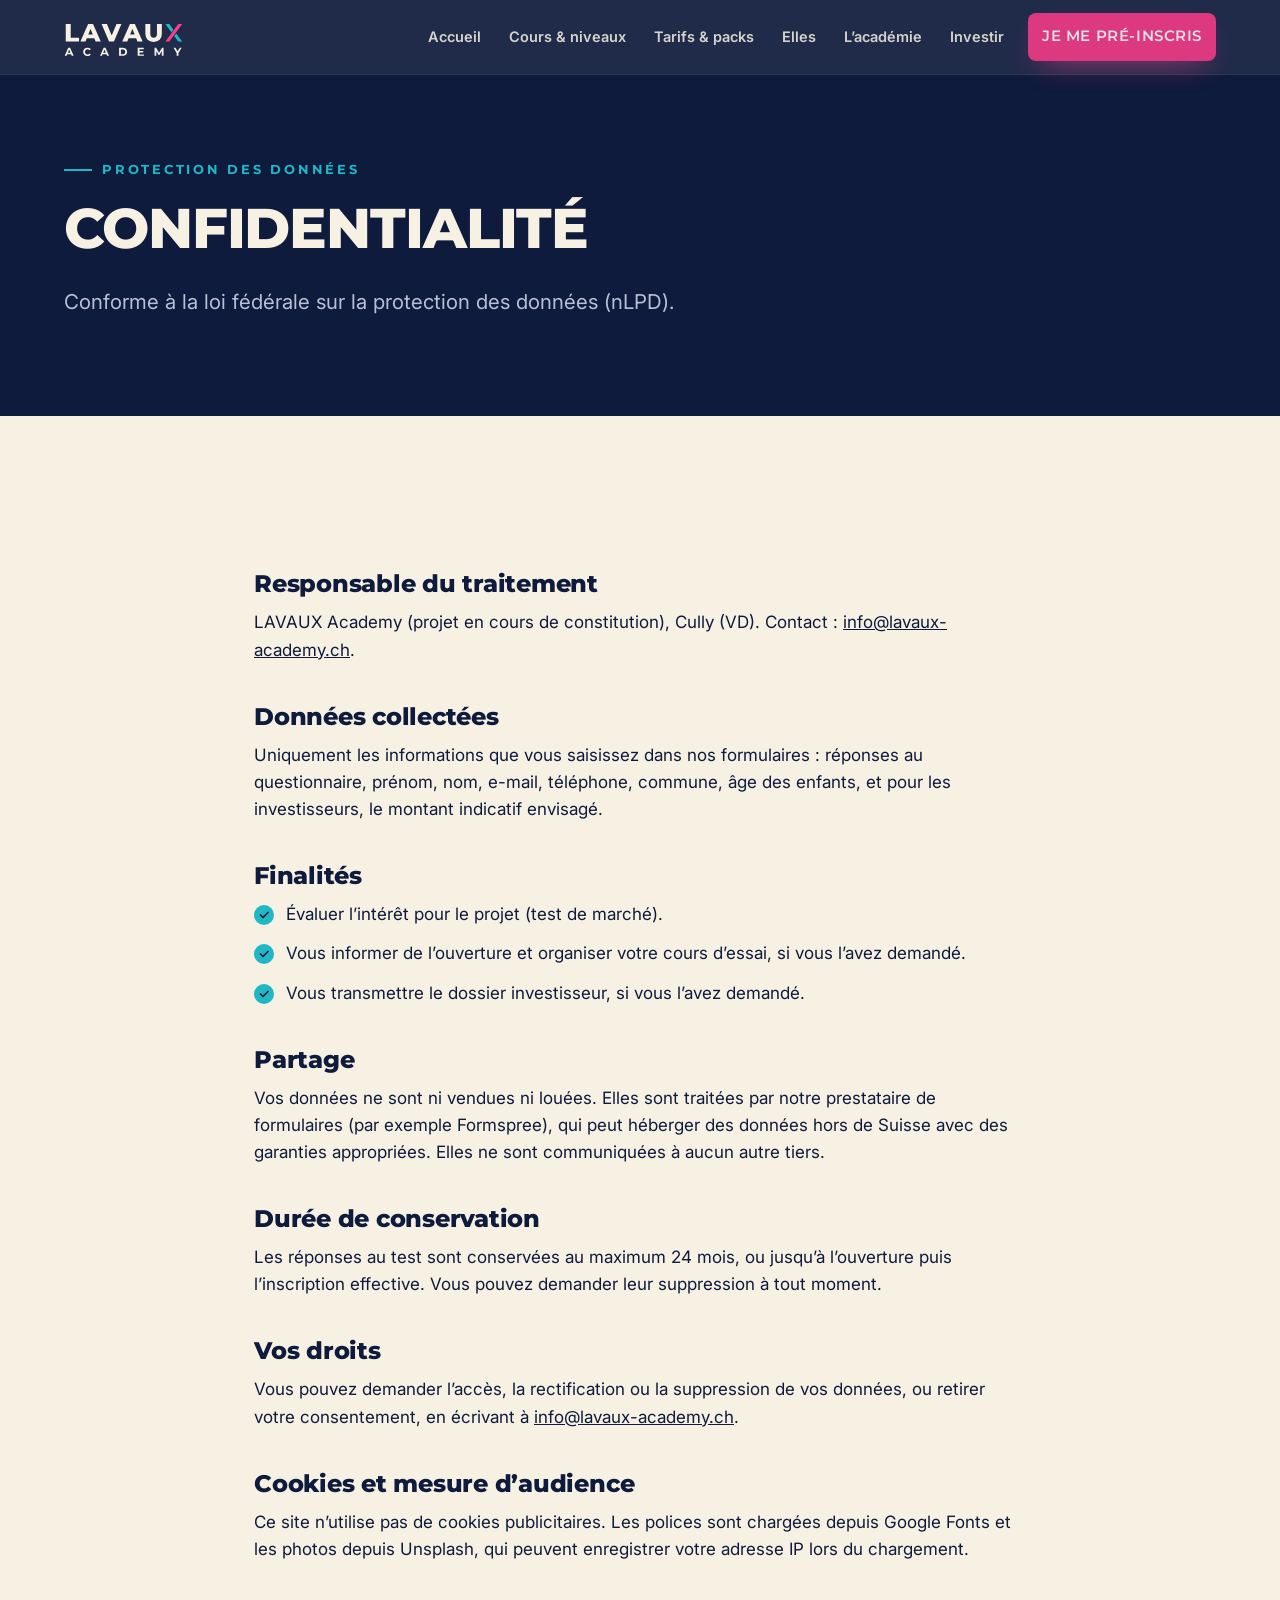
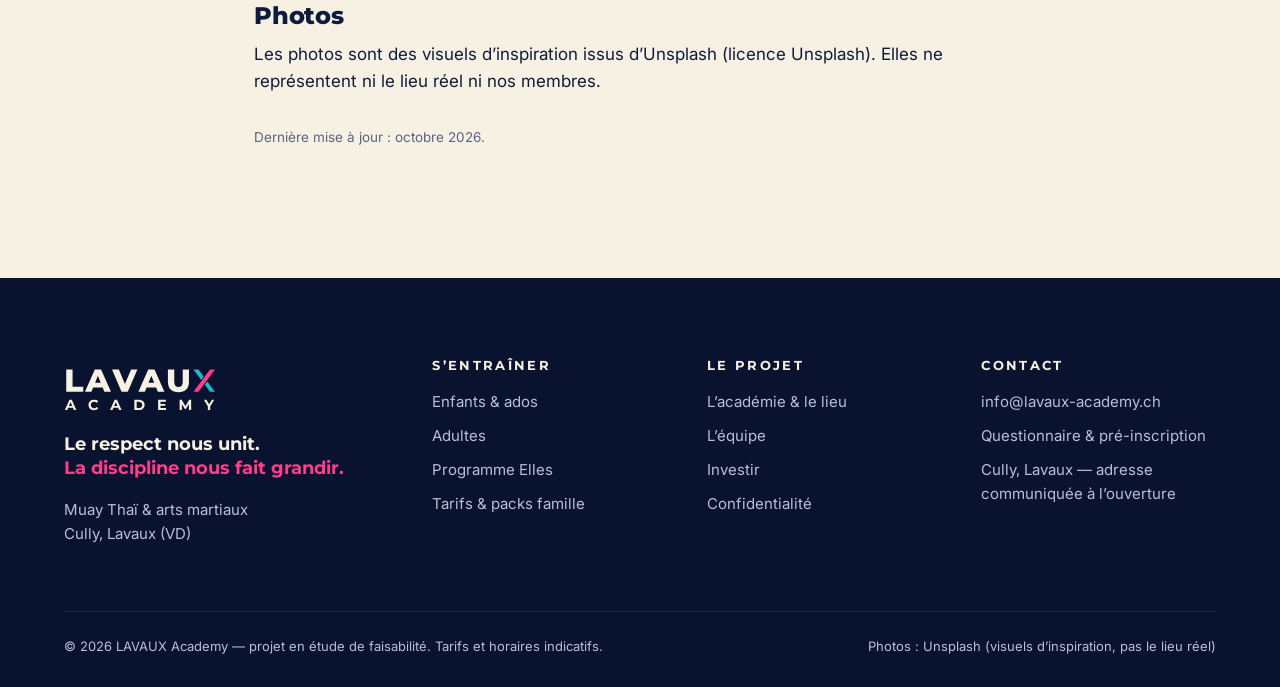
<file: confidentialite.html>
<!doctype html>
<html lang="fr-CH" class="no-js">
<head>
<meta charset="utf-8">
<meta name="viewport" content="width=device-width, initial-scale=1">
<title>Confidentialité — LAVAUX Academy</title>
<meta name="robots" content="noindex">
<meta name="theme-color" content="#0E1B3D">
<link rel="icon" href="assets/img/favicon.svg" type="image/svg+xml">
<link rel="apple-touch-icon" href="assets/img/apple-touch-icon.png">
<link rel="preconnect" href="https://fonts.googleapis.com"><link rel="preconnect" href="https://fonts.gstatic.com" crossorigin>
<link href="https://fonts.googleapis.com/css2?family=Inter:wght@400;500;600;700&family=Montserrat:wght@600;700;800&display=swap" rel="stylesheet">
<link rel="stylesheet" href="assets/css/style.css">
<style>.legal h2{font-size:24px;margin-top:40px}.legal{max-width:820px}</style>
</head>
<body data-page="">
<header id="site-header"></header>
<main>
  <section class="section dark tight"><div class="container"><span class="eyebrow">Protection des données</span><h1 style="font-size:clamp(34px,5vw,56px)">Confidentialité</h1><p class="lead">Conforme à la loi fédérale sur la protection des données (nLPD).</p></div></section>
  <section class="section"><div class="container legal">
    <h2>Responsable du traitement</h2>
    <p>LAVAUX Academy (projet en cours de constitution), Cully (VD). Contact : <a href="mailto:info@lavaux-academy.ch">info@lavaux-academy.ch</a>.</p>
    <h2>Données collectées</h2>
    <p>Uniquement les informations que vous saisissez dans nos formulaires : réponses au questionnaire, prénom, nom, e-mail, téléphone, commune, âge des enfants, et pour les investisseurs, le montant indicatif envisagé.</p>
    <h2>Finalités</h2>
    <ul class="checks"><li>Évaluer l’intérêt pour le projet (test de marché).</li><li>Vous informer de l’ouverture et organiser votre cours d’essai, si vous l’avez demandé.</li><li>Vous transmettre le dossier investisseur, si vous l’avez demandé.</li></ul>
    <h2>Partage</h2>
    <p>Vos données ne sont ni vendues ni louées. Elles sont traitées par notre prestataire de formulaires (par exemple Formspree), qui peut héberger des données hors de Suisse avec des garanties appropriées. Elles ne sont communiquées à aucun autre tiers.</p>
    <h2>Durée de conservation</h2>
    <p>Les réponses au test sont conservées au maximum 24 mois, ou jusqu’à l’ouverture puis l’inscription effective. Vous pouvez demander leur suppression à tout moment.</p>
    <h2>Vos droits</h2>
    <p>Vous pouvez demander l’accès, la rectification ou la suppression de vos données, ou retirer votre consentement, en écrivant à <a href="mailto:info@lavaux-academy.ch">info@lavaux-academy.ch</a>.</p>
    <h2>Cookies et mesure d’audience</h2>
    <p>Ce site n’utilise pas de cookies publicitaires. Les polices sont chargées depuis Google Fonts et les photos depuis Unsplash, qui peuvent enregistrer votre adresse IP lors du chargement.</p>
    <h2>Photos</h2>
    <p>Les photos sont des visuels d’inspiration issus d’Unsplash (licence Unsplash). Elles ne représentent ni le lieu réel ni nos membres.</p>
    <p class="small mt-2">Dernière mise à jour : octobre 2026.</p>
  </div></section>
</main>
<footer id="site-footer"></footer>
<script src="assets/js/config.js"></script>
<script src="assets/js/main.js"></script>
</body>
</html>
</file>
<file: assets/css/style.css>
/* LAVAUX Academy — feuille de style principale
   Palette : charte v2 (04_marque/charte-marque.md) */
:root{
  --navy:#0E1B3D; --navy-2:#13234D; --navy-3:#1B2D5C;
  --ivory:#F7F1E3; --ivory-2:#EFE6D2;
  --pink:#FF3D8B; --pink-d:#E02470;
  --turq:#1FB8C4; --turq-d:#138C96;
  --gold:#C9A96E;
  --ink:#0E1B3D; --muted:#5A6482; --muted-l:#B9C0D6;
  --radius:18px; --radius-s:10px;
  --shadow:0 20px 50px -20px rgba(14,27,61,.35);
  --max:1200px;
  --f-head:"Montserrat",Helvetica,Arial,sans-serif;
  --f-body:"Inter",Helvetica,Arial,sans-serif;
}
*,*::before,*::after{box-sizing:border-box}
html{scroll-behavior:smooth;-webkit-text-size-adjust:100%}
body{margin:0;font-family:var(--f-body);font-size:17px;line-height:1.6;color:var(--ink);background:var(--ivory);overflow-x:hidden}
img{max-width:100%;display:block}
a{color:inherit}
h1,h2,h3,h4{font-family:var(--f-head);line-height:1.08;margin:0 0 .5em;letter-spacing:-.01em}
h1{font-size:clamp(40px,7vw,88px);font-weight:800;text-transform:uppercase;letter-spacing:-.02em}
h2{font-size:clamp(30px,4.4vw,54px);font-weight:800}
h3{font-size:clamp(19px,2vw,23px);font-weight:700}
p{margin:0 0 1em}
.container{width:100%;max-width:var(--max);margin:0 auto;padding:0 24px}
@media (max-width:600px){.container{padding:0 16px}}
.sr-only{position:absolute;width:1px;height:1px;overflow:hidden;clip:rect(0 0 0 0)}

/* ---------- Utilitaires ---------- */
.eyebrow{display:inline-flex;align-items:center;gap:10px;font-family:var(--f-head);font-weight:700;font-size:12.5px;letter-spacing:.22em;text-transform:uppercase;color:var(--turq-d);margin-bottom:18px}
.eyebrow::before{content:"";width:28px;height:2px;background:currentColor}
.dark .eyebrow,.on-dark .eyebrow{color:var(--turq)}
.accent{color:var(--pink)}
.accent-t{color:var(--turq)}
.lead{font-size:clamp(18px,1.6vw,21px);color:var(--muted);max-width:720px}
.dark .lead{color:var(--muted-l)}
.center{text-align:center}.center .lead{margin-left:auto;margin-right:auto}
.section{padding:clamp(70px,9vw,120px) 0;position:relative}
.section.tight{padding:clamp(50px,6vw,80px) 0}
.dark{background:var(--navy);color:var(--ivory)}
.dark-2{background:var(--navy-2);color:var(--ivory)}
.cream{background:var(--ivory-2)}
.grid{display:grid;gap:24px}
.g2{grid-template-columns:repeat(2,1fr)}
.g3{grid-template-columns:repeat(3,1fr)}
.g4{grid-template-columns:repeat(4,1fr)}
@media (max-width:960px){.g3,.g4{grid-template-columns:repeat(2,1fr)}}
@media (max-width:680px){.g2,.g3,.g4{grid-template-columns:1fr}}
.split{display:grid;grid-template-columns:1.05fr 1fr;gap:clamp(32px,6vw,80px);align-items:center}
.split.rev>:first-child{order:2}
@media (max-width:900px){.split{grid-template-columns:1fr}.split.rev>:first-child{order:0}}
.mt-0{margin-top:0}.mb-0{margin-bottom:0}.mt-1{margin-top:16px}.mt-2{margin-top:32px}.mt-3{margin-top:56px}

/* ---------- Boutons ---------- */
.btn{display:inline-flex;align-items:center;justify-content:center;gap:10px;font-family:var(--f-head);font-weight:700;font-size:15px;letter-spacing:.04em;text-transform:uppercase;text-decoration:none;padding:16px 28px;border-radius:999px;border:2px solid transparent;cursor:pointer;transition:transform .2s,background .2s,color .2s,box-shadow .2s;white-space:nowrap}
.btn:hover{transform:translateY(-2px)}
.btn-pink{background:var(--pink);color:#fff;box-shadow:0 12px 30px -12px rgba(255,61,139,.7)}
.btn-pink:hover{background:var(--pink-d)}
.btn-turq{background:var(--turq);color:var(--navy)}
.btn-turq:hover{background:#3fd0db}
.btn-ghost{border-color:currentColor;background:transparent}
.btn-ghost:hover{background:rgba(255,255,255,.08)}
.btn-navy{background:var(--navy);color:var(--ivory)}
.btn-sm{padding:11px 18px;font-size:13px}
.btn .arr{transition:transform .2s}.btn:hover .arr{transform:translateX(4px)}
.btn-row{display:flex;flex-wrap:wrap;gap:14px}
@media (max-width:520px){.btn-row .btn{width:100%}}

/* ---------- Bandeau statut ---------- */
.status-bar{background:var(--pink);color:#fff;font-size:13.5px;font-weight:600;text-align:center;padding:8px 16px}
.status-bar a{color:#fff;font-weight:800}

/* ---------- En-tête ---------- */
.site-header{position:sticky;top:0;z-index:50;background:rgba(14,27,61,.92);backdrop-filter:saturate(140%) blur(12px);-webkit-backdrop-filter:saturate(140%) blur(12px);color:var(--ivory);border-bottom:1px solid rgba(255,255,255,.06)}
.nav{display:flex;align-items:center;justify-content:space-between;height:74px;gap:20px}
.brand{display:flex;align-items:center;gap:12px;text-decoration:none}
.brand img{height:44px;width:auto;display:block}
.site-footer .brand img{height:56px}
.nav-links{display:flex;align-items:center;gap:4px;list-style:none;margin:0;padding:0}
.nav-links a{display:block;text-decoration:none;font-weight:600;font-size:14.5px;padding:10px 12px;border-radius:8px;opacity:.85;transition:opacity .2s,background .2s}
.nav-links a:hover,.nav-links a[aria-current=page]{opacity:1;background:rgba(255,255,255,.07)}
.nav-links a[aria-current=page]{color:var(--turq)}
.nav-cta{margin-left:8px}
.nav-toggle{display:none;background:none;border:0;color:inherit;padding:8px;cursor:pointer}
.nav-toggle span{display:block;width:26px;height:2px;background:currentColor;margin:6px 0;transition:.3s}
@media (max-width:1060px){
  .nav-toggle{display:block}
  .nav-links{position:fixed;inset:74px 0 auto 0;flex-direction:column;align-items:stretch;background:var(--navy);padding:16px;gap:2px;transform:translateY(-120%);transition:transform .35s ease;box-shadow:0 20px 40px rgba(0,0,0,.35);max-height:calc(100vh - 74px);overflow:auto}
  .nav-links a{padding:14px 12px;font-size:17px}
  .nav-open .nav-links{transform:translateY(0)}
  .nav-cta{margin:8px 0 0}.nav-cta .btn{width:100%}
  .nav-open .nav-toggle span:nth-child(1){transform:translateY(8px) rotate(45deg)}
  .nav-open .nav-toggle span:nth-child(2){opacity:0}
  .nav-open .nav-toggle span:nth-child(3){transform:translateY(-8px) rotate(-45deg)}
}

/* ---------- Hero ---------- */
.hero{position:relative;min-height:min(92vh,860px);display:flex;align-items:flex-end;color:var(--ivory);overflow:hidden;background:var(--navy)}
.hero-media{position:absolute;inset:0}
.hero-media img{width:100%;height:100%;object-fit:cover;object-position:center 30%}
.hero::after{content:"";position:absolute;inset:0;background:linear-gradient(90deg,rgba(14,27,61,.96) 0%,rgba(14,27,61,.78) 42%,rgba(14,27,61,.15) 100%),linear-gradient(0deg,rgba(14,27,61,.9) 0%,transparent 45%)}
.hero .container{position:relative;z-index:2;padding-top:120px;padding-bottom:clamp(60px,8vw,110px)}
.hero h1{max-width:900px}
.hero h1 .line{display:block}
.hero h1 .stroke{color:var(--turq)}
.hero .lead{color:#D6DBEA;max-width:600px;margin:22px 0 34px}
.hero-tag{display:inline-flex;gap:10px;align-items:center;background:rgba(255,255,255,.08);border:1px solid rgba(255,255,255,.16);padding:8px 16px;border-radius:999px;font-size:13px;font-weight:600;letter-spacing:.04em;margin-bottom:26px}
.hero-tag .dot{width:8px;height:8px;border-radius:50%;background:var(--pink);box-shadow:0 0 0 0 rgba(255,61,139,.7);animation:pulse 2s infinite}
@keyframes pulse{70%{box-shadow:0 0 0 10px rgba(255,61,139,0)}100%{box-shadow:0 0 0 0 rgba(255,61,139,0)}}
.hero-stats{display:flex;flex-wrap:wrap;gap:clamp(24px,5vw,60px);margin-top:54px;padding-top:28px;border-top:1px solid rgba(255,255,255,.14)}
.hero-stats div b{display:block;font-family:var(--f-head);font-size:clamp(26px,3vw,36px);font-weight:800;color:var(--ivory)}
.hero-stats div span{font-size:13.5px;color:var(--muted-l);letter-spacing:.03em}
.page-hero{min-height:min(64vh,560px)}

/* ---------- Bande défilante ---------- */
.marquee{background:var(--pink);color:#fff;overflow:hidden;padding:16px 0;transform:rotate(-1.2deg) scale(1.02);margin:-14px 0 -14px;position:relative;z-index:5}
.marquee.turq{background:var(--turq);color:var(--navy);transform:rotate(1deg) scale(1.02)}
.marquee-track{display:flex;gap:48px;width:max-content;animation:scroll 38s linear infinite;font-family:var(--f-head);font-weight:800;font-size:clamp(18px,2.2vw,26px);text-transform:uppercase;letter-spacing:.06em}
.marquee-track span{display:flex;align-items:center;gap:48px;white-space:nowrap}
.marquee-track span::after{content:"✦";font-size:.7em;opacity:.8}
@keyframes scroll{to{transform:translateX(-50%)}}
@media (prefers-reduced-motion:reduce){.marquee-track{animation:none}}

/* ---------- Cartes ---------- */
.card{background:#fff;border-radius:var(--radius);padding:30px;box-shadow:0 1px 0 rgba(14,27,61,.06),0 14px 40px -26px rgba(14,27,61,.45);position:relative}
.dark .card,.card.dk{background:var(--navy-2);color:var(--ivory);box-shadow:none;border:1px solid rgba(255,255,255,.08)}
.card p:last-child{margin-bottom:0}
.card .num{font-family:var(--f-head);font-weight:800;font-size:14px;letter-spacing:.2em;color:var(--pink);margin-bottom:18px;display:block}
.icon{width:52px;height:52px;border-radius:14px;display:grid;place-items:center;background:rgba(255,61,139,.1);color:var(--pink);margin-bottom:18px}
.icon.t{background:rgba(31,184,196,.13);color:var(--turq-d)}
.dark .icon.t{color:var(--turq)}
.icon svg{width:26px;height:26px}

/* Cartes photo */
.pcard{position:relative;border-radius:var(--radius);overflow:hidden;min-height:440px;display:flex;align-items:flex-end;color:#fff;text-decoration:none;isolation:isolate;background:var(--navy)}
.pcard img{position:absolute;inset:0;width:100%;height:100%;object-fit:cover;z-index:-2;transition:transform .7s ease}
.pcard::before{content:"";position:absolute;inset:0;background:linear-gradient(180deg,rgba(14,27,61,0) 30%,rgba(14,27,61,.93) 100%);z-index:-1}
.pcard:hover img{transform:scale(1.05)}
.pcard .in{padding:28px}
.pcard .tag{display:inline-block;font-size:12px;font-weight:700;letter-spacing:.14em;text-transform:uppercase;padding:6px 12px;border-radius:999px;background:var(--pink);margin-bottom:14px}
.pcard .tag.t{background:var(--turq);color:var(--navy)}
.pcard .tag.g{background:var(--gold);color:var(--navy)}
.pcard p{color:#D6DBEA;margin:0}
.pcard h3{font-size:clamp(22px,2.4vw,28px)}

/* Photo cadrée */
.photo{border-radius:var(--radius);overflow:hidden;position:relative;box-shadow:var(--shadow)}
.photo img{width:100%;height:100%;object-fit:cover}
.photo.tall{aspect-ratio:4/5}.photo.wide{aspect-ratio:16/10}.photo.sq{aspect-ratio:1}
.photo-stack{position:relative;padding:0 0 60px 60px}
.photo-stack .photo.b{position:absolute;left:0;bottom:0;width:48%;border:6px solid var(--ivory)}
.dark .photo-stack .photo.b{border-color:var(--navy)}
@media (max-width:600px){.photo-stack{padding:0 0 40px 30px}}
.badge-float{position:absolute;right:-12px;top:28px;background:var(--pink);color:#fff;font-family:var(--f-head);font-weight:800;padding:16px 20px;border-radius:14px;box-shadow:var(--shadow);font-size:14px;line-height:1.25;text-transform:uppercase;letter-spacing:.04em}
.badge-float b{display:block;font-size:28px}
@media (max-width:600px){.badge-float{right:8px}}

/* Listes à coches */
.checks{list-style:none;padding:0;margin:0 0 1em}
.checks li{position:relative;padding-left:32px;margin-bottom:12px}
.checks li::before{content:"";position:absolute;left:0;top:4px;width:20px;height:20px;border-radius:50%;background:var(--turq) url("data:image/svg+xml,%3Csvg xmlns='http://www.w3.org/2000/svg' viewBox='0 0 24 24' fill='none' stroke='%230E1B3D' stroke-width='3.5' stroke-linecap='round' stroke-linejoin='round'%3E%3Cpath d='M5 12l5 5L20 7'/%3E%3C/svg%3E") center/12px no-repeat}
.checks.pink li::before{background-color:var(--pink);background-image:url("data:image/svg+xml,%3Csvg xmlns='http://www.w3.org/2000/svg' viewBox='0 0 24 24' fill='none' stroke='white' stroke-width='3.5' stroke-linecap='round' stroke-linejoin='round'%3E%3Cpath d='M5 12l5 5L20 7'/%3E%3C/svg%3E")}

/* ---------- Piliers ---------- */
.pillar{border-top:3px solid var(--pink);padding-top:26px}
.pillar:nth-child(2){border-color:var(--turq)}
.pillar:nth-child(3){border-color:var(--gold)}
.pillar .k{font-family:var(--f-head);font-weight:800;font-size:56px;line-height:1;color:transparent;-webkit-text-stroke:1.5px var(--muted-l);display:block;margin-bottom:12px}
.dark .pillar .k{-webkit-text-stroke-color:rgba(255,255,255,.28)}

/* ---------- Niveaux / programme ---------- */
.levels{display:grid;grid-template-columns:repeat(4,1fr);gap:18px}
@media (max-width:960px){.levels{grid-template-columns:repeat(2,1fr)}}
@media (max-width:520px){.levels{grid-template-columns:1fr}}
.level{background:#fff;border-radius:var(--radius);overflow:hidden;box-shadow:0 14px 40px -26px rgba(14,27,61,.45);display:flex;flex-direction:column}
.level .ph{aspect-ratio:4/3;overflow:hidden}
.level .ph img{width:100%;height:100%;object-fit:cover}
.level .bd{padding:22px 22px 26px;flex:1;display:flex;flex-direction:column}
.level .age{font-family:var(--f-head);font-weight:800;color:var(--pink);font-size:13px;letter-spacing:.16em;text-transform:uppercase}
.level h3{margin:6px 0 10px}
.level p{font-size:15.5px;color:var(--muted)}
.level .meta{margin-top:auto;display:flex;flex-wrap:wrap;gap:6px}
.chip{display:inline-block;font-size:12.5px;font-weight:600;padding:5px 11px;border-radius:999px;background:var(--ivory);color:var(--navy)}
.chip.p{background:rgba(255,61,139,.12);color:var(--pink-d)}
.chip.t{background:rgba(31,184,196,.15);color:var(--turq-d)}
.dark .chip{background:rgba(255,255,255,.08);color:var(--ivory)}

/* Parcours de grades */
.path{display:grid;grid-template-columns:repeat(5,1fr);gap:0;counter-reset:st;position:relative}
.path::before{content:"";position:absolute;left:10%;right:10%;top:27px;height:2px;background:linear-gradient(90deg,var(--pink),var(--turq))}
.path .st{text-align:center;padding:0 10px;position:relative}
.path .st i{display:grid;place-items:center;width:56px;height:56px;margin:0 auto 16px;border-radius:50%;background:var(--navy);border:2px solid var(--turq);font-style:normal;font-family:var(--f-head);font-weight:800;color:var(--ivory);position:relative}
.path .st h4{font-size:16px;margin-bottom:6px}
.path .st p{font-size:14px;color:var(--muted-l);margin:0}
@media (max-width:820px){.path{grid-template-columns:1fr;gap:22px}.path::before{display:none}.path .st{display:grid;grid-template-columns:56px 1fr;gap:16px;text-align:left}.path .st i{margin:0}}

/* ---------- Planning ---------- */
.schedule{width:100%;border-collapse:separate;border-spacing:0;background:#fff;border-radius:var(--radius);overflow:hidden;box-shadow:0 14px 40px -26px rgba(14,27,61,.45);font-size:14.5px}
.schedule th,.schedule td{padding:14px 12px;text-align:left;vertical-align:top;border-bottom:1px solid #EEE7D6}
.schedule thead th{background:var(--navy);color:var(--ivory);font-family:var(--f-head);font-size:13px;letter-spacing:.1em;text-transform:uppercase}
.schedule td:first-child{font-weight:700;white-space:nowrap;color:var(--navy)}
.slot{display:block;padding:8px 10px;border-radius:8px;margin-bottom:6px;font-weight:600;line-height:1.3}
.slot small{display:block;font-weight:500;opacity:.8;font-size:12px}
.slot.k{background:rgba(31,184,196,.15);color:#0c5f66}
.slot.a{background:rgba(14,27,61,.07);color:var(--navy)}
.slot.w{background:rgba(255,61,139,.12);color:#a3134c}
.slot.f{background:rgba(201,169,110,.22);color:#6b5224}
.table-wrap{overflow-x:auto;-webkit-overflow-scrolling:touch;border-radius:var(--radius)}
.table-wrap .schedule{min-width:760px}
.legend{display:flex;flex-wrap:wrap;gap:12px;margin-top:16px;font-size:13.5px}
.legend span{display:inline-flex;align-items:center;gap:8px}
.legend i{width:14px;height:14px;border-radius:4px;display:inline-block}

/* ---------- Tarifs ---------- */
.pricing{display:grid;grid-template-columns:repeat(3,1fr);gap:22px;align-items:stretch}
@media (max-width:980px){.pricing{grid-template-columns:1fr 1fr}}
@media (max-width:640px){.pricing{grid-template-columns:1fr}}
.plan{background:#fff;border-radius:22px;padding:32px 28px;display:flex;flex-direction:column;position:relative;box-shadow:0 14px 40px -26px rgba(14,27,61,.45);border:2px solid transparent}
.plan.hot{border-color:var(--pink);box-shadow:0 30px 60px -30px rgba(255,61,139,.55)}
.plan.dk{background:var(--navy);color:var(--ivory)}
.plan .ribbon{position:absolute;top:-14px;left:28px;background:var(--pink);color:#fff;font-family:var(--f-head);font-weight:800;font-size:11.5px;letter-spacing:.14em;text-transform:uppercase;padding:7px 14px;border-radius:999px}
.plan .ribbon.t{background:var(--turq);color:var(--navy)}
.plan .ribbon.g{background:var(--gold);color:var(--navy)}
.plan .who{font-family:var(--f-head);font-weight:700;font-size:12.5px;letter-spacing:.18em;text-transform:uppercase;color:var(--turq-d)}
.plan.dk .who{color:var(--turq)}
.plan h3{font-size:24px;margin:8px 0 14px}
.price{display:flex;align-items:baseline;gap:6px;margin:4px 0 4px}
.price b{font-family:var(--f-head);font-size:46px;font-weight:800;line-height:1}
.price span{font-size:14px;color:var(--muted)}
.plan.dk .price span{color:var(--muted-l)}
.price-note{font-size:13.5px;color:var(--muted);margin-bottom:18px}
.plan.dk .price-note{color:var(--muted-l)}
.plan .save{display:inline-block;background:rgba(255,61,139,.12);color:var(--pink-d);font-weight:700;font-size:13px;padding:5px 10px;border-radius:8px;margin-bottom:16px;align-self:flex-start}
.plan.dk .save{background:rgba(255,61,139,.2);color:#ff8fbb}
.plan ul{margin-bottom:24px}
.plan .btn{margin-top:auto;width:100%}
.tabs{display:inline-flex;flex-wrap:wrap;gap:6px;background:#fff;padding:6px;border-radius:999px;box-shadow:0 10px 30px -20px rgba(14,27,61,.5);margin-bottom:40px}
.tabs button{border:0;background:transparent;font-family:var(--f-head);font-weight:700;font-size:14px;padding:12px 20px;border-radius:999px;cursor:pointer;color:var(--navy)}
.tabs button[aria-selected=true]{background:var(--navy);color:var(--ivory)}
.tab-panel[hidden]{display:none}

/* Combo famille visuel */
.combo{display:grid;grid-template-columns:1fr auto 1fr;gap:18px;align-items:center}
.combo .side{background:rgba(255,255,255,.06);border:1px solid rgba(255,255,255,.12);border-radius:var(--radius);padding:24px}
.combo .plus{font-family:var(--f-head);font-weight:800;font-size:40px;color:var(--pink)}
@media (max-width:700px){.combo{grid-template-columns:1fr}.combo .plus{text-align:center}}

/* ---------- Chiffres ---------- */
.stats{display:grid;grid-template-columns:repeat(4,1fr);gap:1px;background:rgba(255,255,255,.1);border-radius:var(--radius);overflow:hidden}
.stats>div{background:var(--navy);padding:30px 26px}
.stats b{display:block;font-family:var(--f-head);font-weight:800;font-size:clamp(30px,3.6vw,44px);line-height:1;margin-bottom:10px}
.stats b em{font-style:normal;color:var(--pink)}
.stats span{color:var(--muted-l);font-size:14.5px}
@media (max-width:860px){.stats{grid-template-columns:1fr 1fr}}
@media (max-width:460px){.stats{grid-template-columns:1fr}}
.stats.light{background:#E4DAC3}
.stats.light>div{background:#fff}
.stats.light span{color:var(--muted)}

/* Barre de répartition */
.alloc{display:flex;height:22px;border-radius:999px;overflow:hidden;margin:20px 0 18px}
.alloc i{display:block;height:100%}
.alloc-legend{display:grid;grid-template-columns:repeat(2,1fr);gap:12px 24px}
.alloc-legend div{display:flex;gap:12px;align-items:flex-start;font-size:15px}
.alloc-legend i{width:14px;height:14px;border-radius:4px;flex:none;margin-top:5px}
.alloc-legend b{font-family:var(--f-head)}
@media (max-width:560px){.alloc-legend{grid-template-columns:1fr}}

/* ---------- Étapes ---------- */
.steps{display:grid;grid-template-columns:repeat(4,1fr);gap:22px;counter-reset:s}
@media (max-width:900px){.steps{grid-template-columns:1fr 1fr}}
@media (max-width:560px){.steps{grid-template-columns:1fr}}
.step{counter-increment:s;padding:28px;border-radius:var(--radius);background:#fff;position:relative}
.dark .step{background:var(--navy-2);border:1px solid rgba(255,255,255,.08)}
.step::before{content:"0" counter(s);font-family:var(--f-head);font-weight:800;font-size:44px;color:transparent;-webkit-text-stroke:1.5px var(--pink);display:block;line-height:1;margin-bottom:14px}
.step h3{font-size:19px}
.step p{font-size:15.5px;color:var(--muted);margin:0}
.dark .step p{color:var(--muted-l)}

/* ---------- Équipe ---------- */
.team{display:grid;grid-template-columns:repeat(3,1fr);gap:22px}
@media (max-width:900px){.team{grid-template-columns:1fr 1fr}}
@media (max-width:560px){.team{grid-template-columns:1fr}}
.member{background:#fff;border-radius:var(--radius);padding:28px;box-shadow:0 14px 40px -26px rgba(14,27,61,.45)}
.avatar{width:72px;height:72px;border-radius:50%;display:grid;place-items:center;font-family:var(--f-head);font-weight:800;font-size:24px;color:#fff;background:linear-gradient(135deg,var(--pink),var(--turq));margin-bottom:18px}
.avatar.o{background:transparent;border:2px dashed var(--muted-l);color:var(--muted)}
.member .role{font-size:13px;font-weight:700;letter-spacing:.12em;text-transform:uppercase;color:var(--turq-d);margin-bottom:6px}
.member h3{margin-bottom:10px}
.member p{font-size:15.5px;color:var(--muted)}
.member .st{display:inline-block;font-size:12.5px;font-weight:700;padding:4px 10px;border-radius:999px;background:rgba(201,169,110,.22);color:#6b5224}

/* ---------- FAQ ---------- */
.faq{max-width:860px;margin:0 auto}
.faq details{border-bottom:1px solid rgba(14,27,61,.12);padding:6px 0}
.dark .faq details{border-color:rgba(255,255,255,.12)}
.faq summary{list-style:none;cursor:pointer;font-family:var(--f-head);font-weight:700;font-size:18px;padding:18px 44px 18px 0;position:relative}
.faq summary::-webkit-details-marker{display:none}
.faq summary::after{content:"+";position:absolute;right:4px;top:12px;font-size:30px;font-weight:400;color:var(--pink);transition:transform .25s}
.faq details[open] summary::after{transform:rotate(45deg)}
.faq details p{color:var(--muted);padding-bottom:12px}
.dark .faq details p{color:var(--muted-l)}

/* ---------- Sondage rapide ---------- */
.poll{background:var(--navy);color:var(--ivory);border-radius:28px;padding:clamp(32px,5vw,60px);position:relative;overflow:hidden}
.poll::before{content:"";position:absolute;width:420px;height:420px;border-radius:50%;background:radial-gradient(circle,rgba(255,61,139,.35),transparent 70%);right:-120px;top:-160px}
.poll::after{content:"";position:absolute;width:380px;height:380px;border-radius:50%;background:radial-gradient(circle,rgba(31,184,196,.3),transparent 70%);left:-140px;bottom:-200px}
.poll>*{position:relative;z-index:1}
.poll-opts{display:grid;grid-template-columns:repeat(4,1fr);gap:14px;margin-top:30px}
@media (max-width:860px){.poll-opts{grid-template-columns:1fr 1fr}}
@media (max-width:480px){.poll-opts{grid-template-columns:1fr}}
.poll-opts a{display:flex;flex-direction:column;gap:6px;text-decoration:none;background:rgba(255,255,255,.06);border:1.5px solid rgba(255,255,255,.14);border-radius:16px;padding:22px 20px;transition:.2s}
.poll-opts a:hover{border-color:var(--pink);background:rgba(255,61,139,.12);transform:translateY(-3px)}
.poll-opts a b{font-family:var(--f-head);font-size:18px}
.poll-opts a span{font-size:14px;color:var(--muted-l)}
.poll-opts .emo{font-size:26px}

/* ---------- Formulaires ---------- */
.form-shell{background:#fff;border-radius:26px;padding:clamp(24px,4vw,48px);box-shadow:var(--shadow)}
.form-progress{display:flex;gap:8px;margin-bottom:30px}
.form-progress i{flex:1;height:5px;border-radius:5px;background:#EEE7D6;transition:background .3s}
.form-progress i.on{background:var(--pink)}
.fstep[hidden]{display:none}
.fstep h3{font-size:24px;margin-bottom:6px}
.fstep .hint{color:var(--muted);margin-bottom:26px;font-size:15.5px}
.field{margin-bottom:22px}
.field>label,.field>.lbl{display:block;font-weight:700;font-size:15px;margin-bottom:8px}
.field .opt{font-weight:500;color:var(--muted);font-size:13px}
.input,select.input,textarea.input{width:100%;padding:15px 16px;border:1.5px solid #DCD3BD;border-radius:12px;font:inherit;font-size:16px;background:#FFFDF8;color:var(--navy);transition:border .2s,box-shadow .2s}
.input:focus{outline:none;border-color:var(--turq);box-shadow:0 0 0 4px rgba(31,184,196,.18)}
textarea.input{min-height:110px;resize:vertical}
.row2{display:grid;grid-template-columns:1fr 1fr;gap:16px}
@media (max-width:560px){.row2{grid-template-columns:1fr}}
.choices{display:grid;grid-template-columns:repeat(auto-fill,minmax(190px,1fr));gap:10px}
.choices.big{grid-template-columns:repeat(auto-fill,minmax(230px,1fr))}
.choice{position:relative}
.choice input{position:absolute;opacity:0;pointer-events:none}
.choice span{display:flex;flex-direction:column;gap:2px;padding:14px 16px;border:1.5px solid #DCD3BD;border-radius:12px;cursor:pointer;font-weight:600;font-size:15px;background:#FFFDF8;transition:.18s;height:100%}
.choice span small{font-weight:500;color:var(--muted);font-size:13px}
.choice input:checked+span{border-color:var(--pink);background:rgba(255,61,139,.07);box-shadow:inset 0 0 0 1px var(--pink)}
.choice input:focus-visible+span{box-shadow:0 0 0 4px rgba(31,184,196,.25)}
.consent{display:flex;gap:12px;align-items:flex-start;font-size:14.5px;margin-bottom:12px;cursor:pointer}
.consent input{margin-top:4px;width:18px;height:18px;accent-color:var(--pink);flex:none}
.form-nav{display:flex;justify-content:space-between;gap:12px;margin-top:30px;flex-wrap:wrap}
.form-msg{padding:16px 18px;border-radius:12px;margin-top:18px;font-weight:600;display:none}
.form-msg.err{display:block;background:rgba(255,61,139,.1);color:#a3134c}
.form-done{text-align:center;padding:30px 10px}
.form-done .big{font-size:64px;line-height:1;margin-bottom:16px}
.small{font-size:13.5px;color:var(--muted)}
.range-wrap{padding:8px 0}
.range-val{font-family:var(--f-head);font-weight:800;font-size:40px;color:var(--navy)}
.range-val small{font-size:16px;color:var(--muted);font-weight:600}
input[type=range]{width:100%;accent-color:var(--pink);height:28px}
.range-scale{display:flex;justify-content:space-between;font-size:13px;color:var(--muted)}

/* ---------- Encadrés ---------- */
.note{border-left:4px solid var(--gold);background:rgba(201,169,110,.12);padding:18px 22px;border-radius:0 12px 12px 0;font-size:15px}
.dark .note{background:rgba(201,169,110,.1)}
.note.p{border-color:var(--pink);background:rgba(255,61,139,.07)}
.legal-box{font-size:13.5px;color:var(--muted);border:1px solid #DCD3BD;border-radius:14px;padding:20px 22px;background:#FFFDF8}
.dark .legal-box{background:transparent;border-color:rgba(255,255,255,.15);color:var(--muted-l)}

/* Plan du lieu */
.floor{display:grid;grid-template-columns:1fr 1fr;gap:22px}
@media (max-width:760px){.floor{grid-template-columns:1fr}}
.floor .lvl{background:var(--navy-2);border:1px solid rgba(255,255,255,.08);border-radius:var(--radius);padding:26px}
.floor .lvl h3{display:flex;justify-content:space-between;align-items:baseline}
.floor .lvl h3 small{font-family:var(--f-body);font-size:13px;color:var(--muted-l);font-weight:500}
.zones{display:grid;grid-template-columns:repeat(6,1fr);grid-auto-rows:52px;gap:6px;margin-top:16px}
.zones div{border-radius:8px;padding:8px 10px;font-size:12.5px;font-weight:700;line-height:1.2;display:flex;flex-direction:column;justify-content:flex-end}
.zones div small{font-weight:500;opacity:.8}
.z-t{background:var(--turq);color:var(--navy)}
.z-p{background:var(--pink);color:#fff}
.z-n{background:rgba(255,255,255,.1);color:var(--ivory)}
.z-g{background:var(--gold);color:var(--navy)}

/* ---------- CTA final ---------- */
.cta-band{position:relative;overflow:hidden;color:var(--ivory);background:var(--navy)}
.cta-band .bg{position:absolute;inset:0}
.cta-band .bg img{width:100%;height:100%;object-fit:cover;opacity:.35}
.cta-band::after{content:"";position:absolute;inset:0;background:linear-gradient(110deg,rgba(14,27,61,.95) 30%,rgba(255,61,139,.45))}
.cta-band .container{position:relative;z-index:2}

/* ---------- Pied de page ---------- */
.site-footer{background:#091330;color:var(--muted-l);padding:80px 0 30px;font-size:15px}
.foot-grid{display:grid;grid-template-columns:1.4fr 1fr 1fr 1fr;gap:40px}
@media (max-width:860px){.foot-grid{grid-template-columns:1fr 1fr}}
@media (max-width:520px){.foot-grid{grid-template-columns:1fr}}
.site-footer h4{color:var(--ivory);font-size:13px;letter-spacing:.18em;text-transform:uppercase;margin-bottom:18px}
.site-footer ul{list-style:none;padding:0;margin:0}
.site-footer li{margin-bottom:10px}
.site-footer a{text-decoration:none}.site-footer a:hover{color:var(--ivory)}
.motto{font-family:var(--f-head);font-weight:700;color:var(--ivory);font-size:18px;line-height:1.35;margin:18px 0}
.motto em{font-style:normal;color:var(--pink)}
.foot-bottom{display:flex;justify-content:space-between;flex-wrap:wrap;gap:12px;border-top:1px solid rgba(255,255,255,.08);margin-top:50px;padding-top:24px;font-size:13px}

/* ---------- Animations d'apparition ---------- */
.reveal{opacity:0;transform:translateY(26px);transition:opacity .8s ease,transform .8s ease}
.reveal.in{opacity:1;transform:none}
@media (prefers-reduced-motion:reduce){.reveal{opacity:1;transform:none;transition:none}}
.no-js .reveal{opacity:1;transform:none}

/* Correctifs */
[hidden]{display:none!important}
.choices{grid-template-columns:repeat(auto-fill,minmax(min(190px,100%),1fr))}
.choices.big{grid-template-columns:repeat(auto-fill,minmax(min(230px,100%),1fr))}
.split>*,.grid>*{min-width:0}

/* Phases du projet */
.phases{display:grid;grid-template-columns:repeat(3,1fr);gap:16px}
.phase{display:grid;grid-template-columns:44px 1fr;gap:16px;background:#fff;border-radius:var(--radius);padding:24px;border:1.5px solid transparent}
.phase>b{display:grid;place-items:center;width:44px;height:44px;border-radius:50%;background:var(--ivory);font-family:var(--f-head);font-weight:800;color:var(--navy)}
.phase.on{border-color:var(--pink)}
.phase.on>b{background:var(--pink);color:#fff}
.phase h3{font-size:18px;margin-bottom:6px}
.phase p{font-size:15px;color:var(--muted);margin-bottom:10px}
@media (max-width:860px){.phases{grid-template-columns:1fr}}

/* Mobile d'abord : hero et rythme */
@media (max-width:700px){.site-header .brand img{height:38px}}
@media (max-width:700px){
  body{font-size:16px}
  .hero{min-height:auto}
  .hero .container{padding-top:72px;padding-bottom:48px}
  .hero::after{background:linear-gradient(0deg,rgba(14,27,61,.96) 0%,rgba(14,27,61,.72) 55%,rgba(14,27,61,.45) 100%)}
  .hero .lead{margin:16px 0 24px}
  h1{font-size:clamp(34px,10vw,48px)}
  .section{padding:56px 0}
  .section.tight{padding:40px 0}
  .pcard{min-height:340px}
  .status-bar{font-size:12.5px}
}
@media (max-width:680px){
  .grid.g4:has(.pcard){grid-template-columns:1fr 1fr;gap:12px}
  .grid.g4 .pcard{min-height:260px}
  .grid.g4 .pcard .in{padding:16px}
  .grid.g4 .pcard h3{font-size:18px}
  .grid.g4 .pcard p{font-size:13.5px;line-height:1.4}
  .grid.g4 .pcard .tag{font-size:10.5px;padding:4px 9px;margin-bottom:10px}
}

/* Bandeau Lavaux */
.lavaux-band{position:relative;min-height:min(70vh,560px);display:flex;align-items:flex-end;color:var(--ivory);overflow:hidden;background:var(--navy)}
.lavaux-band img{position:absolute;inset:0;width:100%;height:100%;object-fit:cover}
.lavaux-band::after{content:"";position:absolute;inset:0;background:linear-gradient(0deg,rgba(14,27,61,.9) 0%,rgba(14,27,61,.1) 60%)}
.lavaux-band .container{position:relative;z-index:2;padding-bottom:clamp(36px,6vw,70px)}
.lavaux-band .eyebrow{color:var(--ivory)}
@media (max-width:700px){.lavaux-band{min-height:380px}}
/* Fiche faits */
.facts{background:#fff;border-radius:var(--radius);padding:8px 24px 24px;box-shadow:0 14px 40px -26px rgba(14,27,61,.45)}
.facts>div{display:grid;grid-template-columns:96px 1fr;gap:14px;padding:14px 0;border-bottom:1px solid #EEE7D6}
.facts span{font-size:12.5px;font-weight:700;letter-spacing:.12em;text-transform:uppercase;color:var(--turq-d);padding-top:2px}
.facts b{font-weight:600;font-size:15.5px}
.risks{display:grid;grid-template-columns:repeat(4,1fr);gap:16px}
.risks .card h3{font-size:18px}
.risks .card p{color:var(--muted-l);font-size:15px}
@media (max-width:960px){.risks{grid-template-columns:1fr 1fr}}
@media (max-width:560px){.risks{grid-template-columns:1fr}}
.dark .facts{background:var(--navy-2)}
.schedule.simple td{vertical-align:middle}
.schedule.simple td:last-child{display:flex;flex-wrap:wrap;gap:8px}
.schedule.simple .slot{margin:0}
@media (max-width:560px){.schedule.simple td:first-child{width:84px}.schedule.simple th,.schedule.simple td{padding:12px 10px}}
.hero .eyebrow{color:var(--turq)}

/* Grille 4 prix */
.pricing.four{grid-template-columns:repeat(4,1fr)}
.pricing.four .plan{padding:26px 22px}
.pricing.four .price b{font-size:40px}
@media (max-width:980px){.pricing.four{grid-template-columns:1fr 1fr}}
@media (max-width:420px){.pricing.four .plan{padding:20px 16px}.pricing.four .price b{font-size:34px}}

/* Exemples famille */
.examples{display:grid;grid-template-columns:1fr 1fr;gap:10px}
.examples div{background:rgba(255,255,255,.06);border:1px solid rgba(255,255,255,.12);border-radius:14px;padding:14px 16px}
.examples span{display:block;font-size:13.5px;color:var(--muted-l)}
.examples b{font-family:var(--f-head);font-size:20px}

/* Calculateur */
.calc{background:#fff;color:var(--navy);border-radius:24px;padding:26px;box-shadow:0 30px 60px -30px rgba(0,0,0,.6)}
.calc-dur{display:grid;grid-template-columns:1fr 1fr;background:var(--ivory);border-radius:999px;padding:5px;margin-bottom:18px}
.calc-dur button{border:0;background:transparent;font-family:var(--f-head);font-weight:700;font-size:14px;padding:11px;border-radius:999px;cursor:pointer;color:var(--navy)}
.calc-dur button[aria-pressed=true]{background:var(--navy);color:var(--ivory)}
.calc-row{display:flex;justify-content:space-between;align-items:center;padding:14px 0;border-bottom:1px solid #EEE7D6}
.calc-row b{display:block;font-size:16px}
.calc-row small{color:var(--muted);font-size:13px}
.stepper{display:flex;align-items:center;gap:14px}
.stepper button{width:42px;height:42px;border-radius:50%;border:1.5px solid #DCD3BD;background:#FFFDF8;font-size:22px;line-height:1;cursor:pointer;color:var(--navy)}
.stepper button:hover:not(:disabled){border-color:var(--pink);color:var(--pink)}
.stepper button:disabled{opacity:.35;cursor:default}
.stepper span{font-family:var(--f-head);font-weight:800;font-size:22px;min-width:18px;text-align:center}
.calc-out{padding:18px 0 6px}
.calc-total{display:flex;align-items:baseline;flex-wrap:wrap;gap:8px}
.calc-total span{width:100%;font-size:13px;font-weight:700;letter-spacing:.14em;text-transform:uppercase;color:var(--turq-d)}
.calc-total b{font-family:var(--f-head);font-weight:800;font-size:48px;line-height:1}
.calc-total small{color:var(--muted);font-size:14px}
.calc-save{display:inline-block;margin:12px 0 4px;background:rgba(255,61,139,.12);color:var(--pink-d);font-weight:700;font-size:14px;padding:6px 12px;border-radius:8px}
.calc-lines{list-style:none;padding:0;margin:12px 0;font-size:14.5px}
.calc-lines li{display:flex;justify-content:space-between;padding:6px 0;color:var(--muted)}
.calc-lines li b{color:var(--navy);font-weight:600}
.calc-lines li.cap{color:var(--pink-d);font-weight:700}
.calc-lines li.cap b{color:var(--pink-d)}
.calc-cta{width:100%;margin-top:8px}
.calc-empty{color:var(--muted)}
</file>
